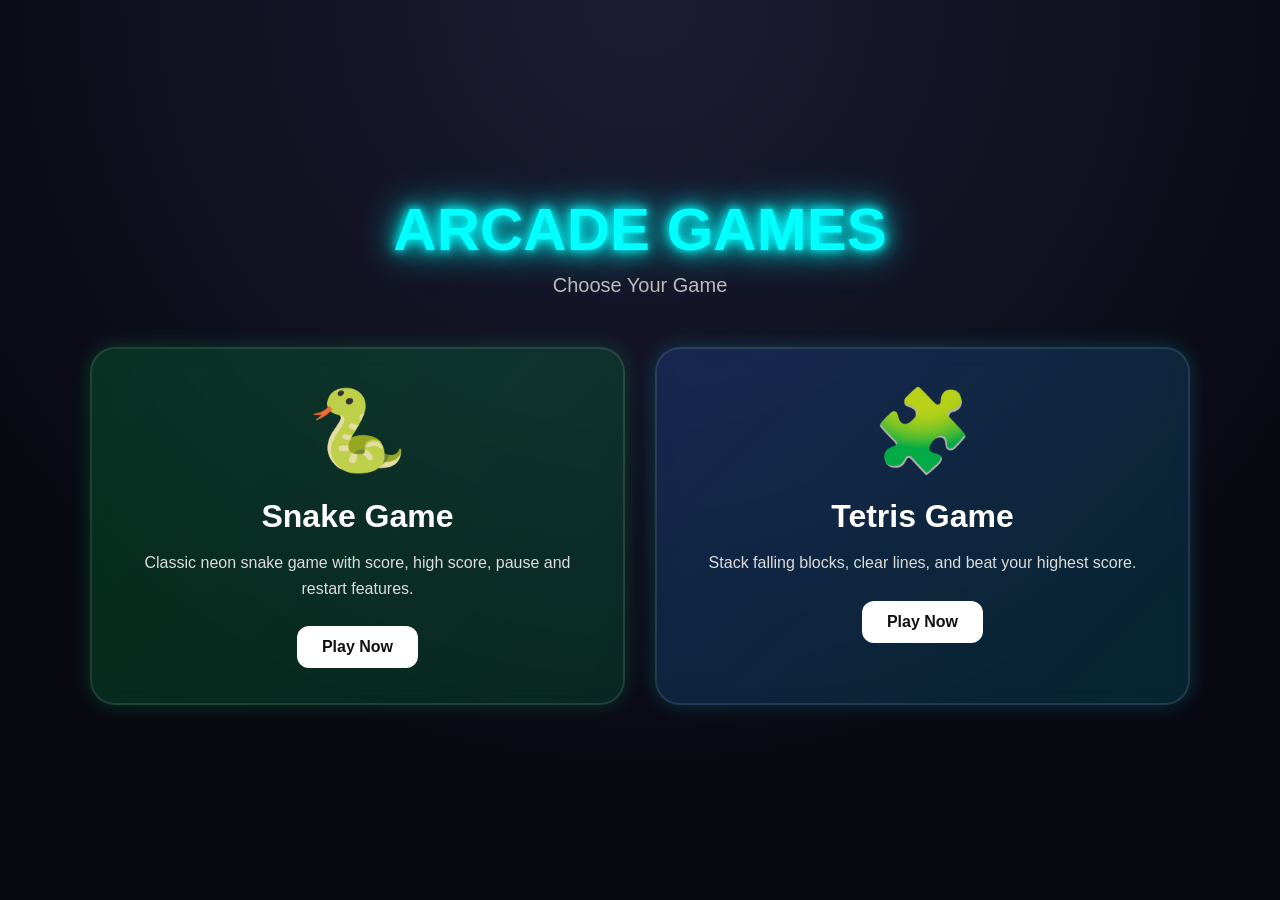
<file: GAMES/Index.html>
<!DOCTYPE html>
<html lang="en">
<head>
  <meta charset="UTF-8" />
  <meta name="viewport" content="width=device-width, initial-scale=1.0" />
  <title>Arcade Games Hub</title>
  <link rel="stylesheet" href="style.css" />
</head>
<body>

  <div class="container">

    <h1>ARCADE GAMES</h1>
    <p class="subtitle">Choose Your Game</p>

    <div class="games-grid">

      <!-- Snake Game Card -->
      <a href="snake/snake.html" class="game-card snake-card">

        <div class="game-icon">🐍</div>

        <h2>Snake Game</h2>

        <p>
          Classic neon snake game with score,
          high score, pause and restart features.
        </p>

        <button>Play Now</button>

      </a>


      <!-- Tetris Game Card -->
      <a href="tetris/game.html" class="game-card tetris-card">

        <div class="game-icon">🧩</div>

        <h2>Tetris Game</h2>

        <p>
          Stack falling blocks, clear lines,
          and beat your highest score.
        </p>

        <button>Play Now</button>

      </a>

    </div>

  </div>

</body>
</html>
</file>
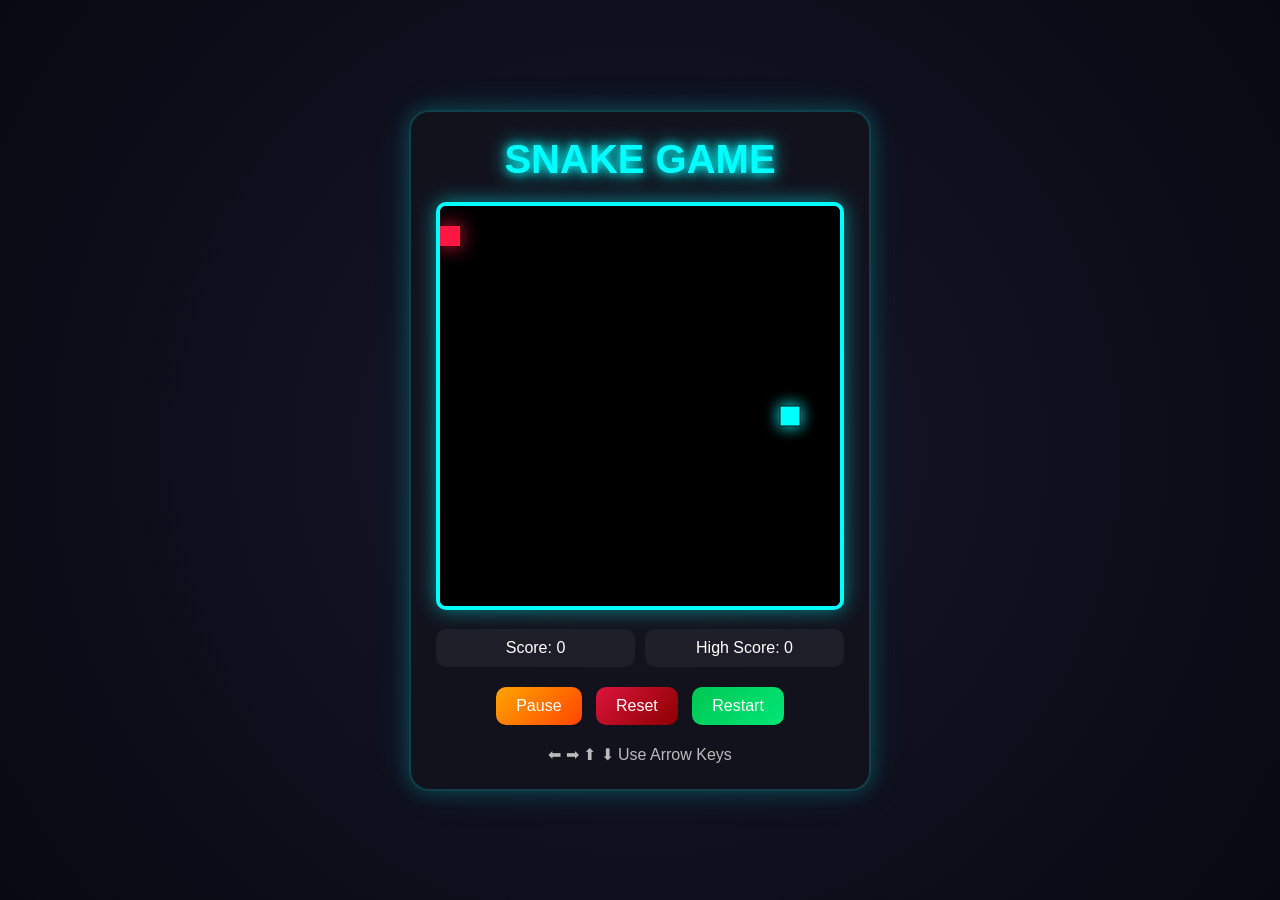
<file: GAMES/Snake/snake.html>
<!DOCTYPE html>
<html lang="en">
<head>
  <meta charset="UTF-8">
  <meta name="viewport" content="width=device-width, initial-scale=1.0">
  <title>Snake Game</title>
  <link rel="stylesheet" href="style.css">
</head>
<body>

<div class="game-container">

  <h1>SNAKE GAME</h1>

  <canvas id="gameCanvas" width="400" height="400"></canvas>

  <div class="score-board">
    <div>Score: <span id="score">0</span></div>
    <div>High Score: <span id="highScore">0</span></div>
  </div>

  <div class="buttons">
<div class="buttons">
  <button id="pauseBtn">Pause</button>
  <button id="resetBtn">Reset</button>
  <button id="restartBtn">Restart</button>
</div>

  <div class="controls">
    <p>⬅ ➡ ⬆ ⬇ Use Arrow Keys</p>
  </div>

</div>

<script src="script.js"></script>
</body>
</html>
</file>
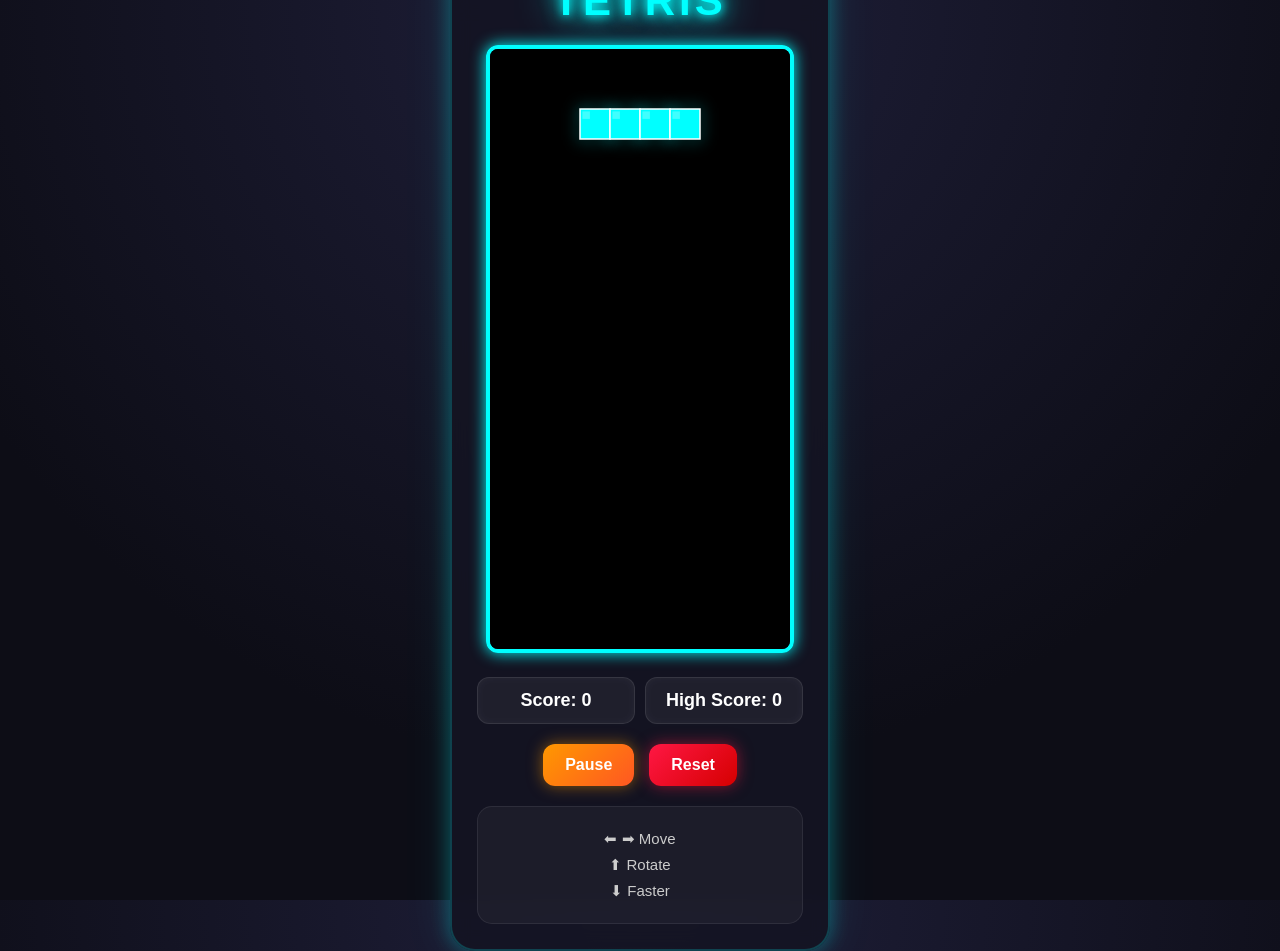
<file: GAMES/tetris/game.html>
<!DOCTYPE html>
<html lang="en">
<head>
  <meta charset="UTF-8" />
  <meta name="viewport" content="width=device-width, initial-scale=1.0"/>
  <title>Tetris Game</title>
  <link rel="stylesheet" href="style.css"/>
</head>
<body>

  <div class="game-container">

    <h1>TETRIS</h1>

    <canvas id="board" width="300" height="600"></canvas>

    <div class="info">
      <h2>Score: <span id="score">0</span></h2>
      <h2>High Score: <span id="highScore">0</span></h2>
    </div>

    <div class="buttons">
      <button id="pauseBtn">Pause</button>
      <button id="resetBtn">Reset</button>
    </div>

    <div class="controls">
      <p>⬅ ➡ Move</p>
      <p>⬆ Rotate</p>
      <p>⬇ Faster</p>
    </div>

  </div>

  <script src="script.js"></script>
</body>
</html>
</file>
<file: GAMES/style.css>
* {
  margin: 0;
  padding: 0;
  box-sizing: border-box;
}

body {
  min-height: 100vh;
  display: flex;
  justify-content: center;
  align-items: center;
  background:
    radial-gradient(circle at top, #1c1c35, #090912 70%);
  font-family: Arial, sans-serif;
  overflow: hidden;
  color: white;
}

.container {
  width: 90%;
  max-width: 1100px;
  text-align: center;
}

h1 {
  font-size: 60px;
  color: #00ffff;
  margin-bottom: 10px;
  text-shadow:
    0 0 10px #00ffff,
    0 0 20px #00ffff,
    0 0 40px #00ffff;
}

.subtitle {
  color: #bbbbbb;
  margin-bottom: 50px;
  font-size: 20px;
}

.games-grid {
  display: grid;
  grid-template-columns: repeat(auto-fit, minmax(300px, 1fr));
  gap: 30px;
}

.game-card {
  text-decoration: none;
  color: white;
  padding: 35px;
  border-radius: 25px;
  position: relative;
  overflow: hidden;
  transition: 0.4s ease;
  border: 2px solid rgba(255,255,255,0.1);
  backdrop-filter: blur(10px);
}

.snake-card {
  background: linear-gradient(135deg, #00c85333, #00e67622);
  box-shadow:
    0 0 20px rgba(0,230,118,0.2);
}

.tetris-card {
  background: linear-gradient(135deg, #2979ff33, #00e5ff22);
  box-shadow:
    0 0 20px rgba(0,229,255,0.2);
}

.game-card:hover {
  transform: translateY(-10px) scale(1.03);
}

.game-icon {
  font-size: 80px;
  margin-bottom: 20px;
}

.game-card h2 {
  font-size: 32px;
  margin-bottom: 15px;
}

.game-card p {
  color: #dddddd;
  line-height: 1.6;
  margin-bottom: 25px;
}

button {
  padding: 12px 25px;
  border: none;
  border-radius: 12px;
  font-size: 16px;
  font-weight: bold;
  cursor: pointer;
  background: white;
  color: #111;
  transition: 0.3s;
}

button:hover {
  transform: scale(1.05);
}

@media (max-width: 700px) {

  h1 {
    font-size: 42px;
  }

  .subtitle {
    font-size: 16px;
  }

  .game-card {
    padding: 25px;
  }

  .game-icon {
    font-size: 60px;
  }
}
</file>
<file: GAMES/Snake/style.css>
* {
  margin: 0;
  padding: 0;
  box-sizing: border-box;
}

body {
  height: 100vh;
  display: flex;
  justify-content: center;
  align-items: center;
  background: radial-gradient(circle, #16162a, #090912);
  font-family: Arial, sans-serif;
  color: white;
}

.game-container {
  text-align: center;
  background: rgba(20,20,30,0.95);
  padding: 25px;
  border-radius: 20px;
  border: 2px solid #00ffff33;
  box-shadow:
    0 0 20px rgba(0,255,255,0.2),
    0 0 40px rgba(0,255,255,0.1);
}

h1 {
  margin-bottom: 20px;
  font-size: 40px;
  color: #00ffff;
  text-shadow:
    0 0 10px #00ffff,
    0 0 20px #00ffff;
}

canvas {
  background: #000;
  border: 4px solid #00ffff;
  border-radius: 10px;
  box-shadow:
    0 0 20px rgba(0,255,255,0.5);
}

.score-board {
  display: flex;
  justify-content: space-between;
  margin-top: 15px;
  gap: 10px;
}

.score-board div {
  flex: 1;
  padding: 10px;
  border-radius: 10px;
  background: rgba(255,255,255,0.05);
}

.buttons {
  margin-top: 15px;
}

button {
  padding: 10px 20px;
  margin: 5px;
  border: none;
  border-radius: 10px;
  color: white;
  font-size: 16px;
  cursor: pointer;
  transition: 0.3s;
}

#pauseBtn {
  background: linear-gradient(135deg, orange, orangered);
}

#resetBtn {
  background: linear-gradient(135deg, crimson, darkred);
}

button:hover {
  transform: scale(1.05);
}

.controls {
  margin-top: 15px;
  color: #bbbbbb;
}
#restartBtn {
  background: linear-gradient(135deg, #00c853, #00e676);
}

#restartBtn:hover {
  transform: scale(1.05);
}
</file>
<file: GAMES/tetris/style.css>
/* ===== GLOBAL ===== */

* {
  margin: 0;
  padding: 0;
  box-sizing: border-box;
}

body {
  height: 100vh;
  display: flex;
  justify-content: center;
  align-items: center;
  background:
    radial-gradient(circle at top, #1f1f3a, #0d0d16 70%);
  font-family: "Poppins", sans-serif;
  overflow: hidden;
  color: white;
}

/* ===== GAME CONTAINER ===== */

.game-container {
  width: 380px;
  padding: 25px;
  border-radius: 25px;
  background: rgba(20, 20, 35, 0.9);
  backdrop-filter: blur(10px);
  box-shadow:
    0 0 20px rgba(0,255,255,0.3),
    0 0 50px rgba(0,255,255,0.1);
  text-align: center;
  border: 2px solid rgba(0,255,255,0.2);
  animation: glow 3s infinite alternate;
}

/* ===== TITLE ===== */

h1 {
  font-size: 42px;
  margin-bottom: 20px;
  letter-spacing: 4px;
  color: #00ffff;
  text-shadow:
    0 0 10px #00ffff,
    0 0 20px #00ffff,
    0 0 40px #00ffff;
}

/* ===== GAME BOARD ===== */

canvas {
  background: linear-gradient(to bottom, #000000, #111122);
  border: 4px solid #00ffff;
  border-radius: 12px;
  box-shadow:
    0 0 15px #00ffff,
    inset 0 0 20px rgba(0,255,255,0.2);
}

/* ===== SCORE AREA ===== */

.info {
  display: flex;
  justify-content: space-between;
  margin-top: 20px;
  gap: 10px;
}

.info h2 {
  flex: 1;
  padding: 12px;
  border-radius: 12px;
  background: rgba(255,255,255,0.05);
  font-size: 18px;
  border: 1px solid rgba(255,255,255,0.1);
  box-shadow:
    inset 0 0 10px rgba(255,255,255,0.05);
}

/* ===== BUTTONS ===== */

.buttons {
  display: flex;
  justify-content: center;
  gap: 15px;
  margin-top: 20px;
}

button {
  padding: 12px 22px;
  border: none;
  border-radius: 12px;
  cursor: pointer;
  font-size: 16px;
  font-weight: bold;
  transition: 0.3s ease;
  color: white;
}

/* Pause Button */

#pauseBtn {
  background: linear-gradient(135deg, #ff9800, #ff5722);
  box-shadow: 0 0 15px rgba(255,152,0,0.5);
}

#pauseBtn:hover {
  transform: translateY(-3px) scale(1.05);
  box-shadow: 0 0 25px rgba(255,152,0,0.8);
}

/* Reset Button */

#resetBtn {
  background: linear-gradient(135deg, #ff1744, #d50000);
  box-shadow: 0 0 15px rgba(255,23,68,0.5);
}

#resetBtn:hover {
  transform: translateY(-3px) scale(1.05);
  box-shadow: 0 0 25px rgba(255,23,68,0.8);
}

/* ===== CONTROLS ===== */

.controls {
  margin-top: 20px;
  padding: 15px;
  border-radius: 15px;
  background: rgba(255,255,255,0.04);
  border: 1px solid rgba(255,255,255,0.08);
}

.controls p {
  margin: 8px 0;
  font-size: 15px;
  color: #cccccc;
}

/* ===== ANIMATIONS ===== */

@keyframes glow {
  from {
    box-shadow:
      0 0 20px rgba(0,255,255,0.2),
      0 0 40px rgba(0,255,255,0.05);
  }

  to {
    box-shadow:
      0 0 30px rgba(0,255,255,0.4),
      0 0 60px rgba(0,255,255,0.15);
  }
}

/* ===== RESPONSIVE ===== */

@media (max-width: 500px) {

  .game-container {
    width: 95%;
    padding: 15px;
  }

  h1 {
    font-size: 32px;
  }

  canvas {
    width: 100%;
    height: auto;
  }

  .info {
    flex-direction: column;
  }

  button {
    width: 100%;
  }

  .buttons {
    flex-direction: column;
  }
}
</file>
